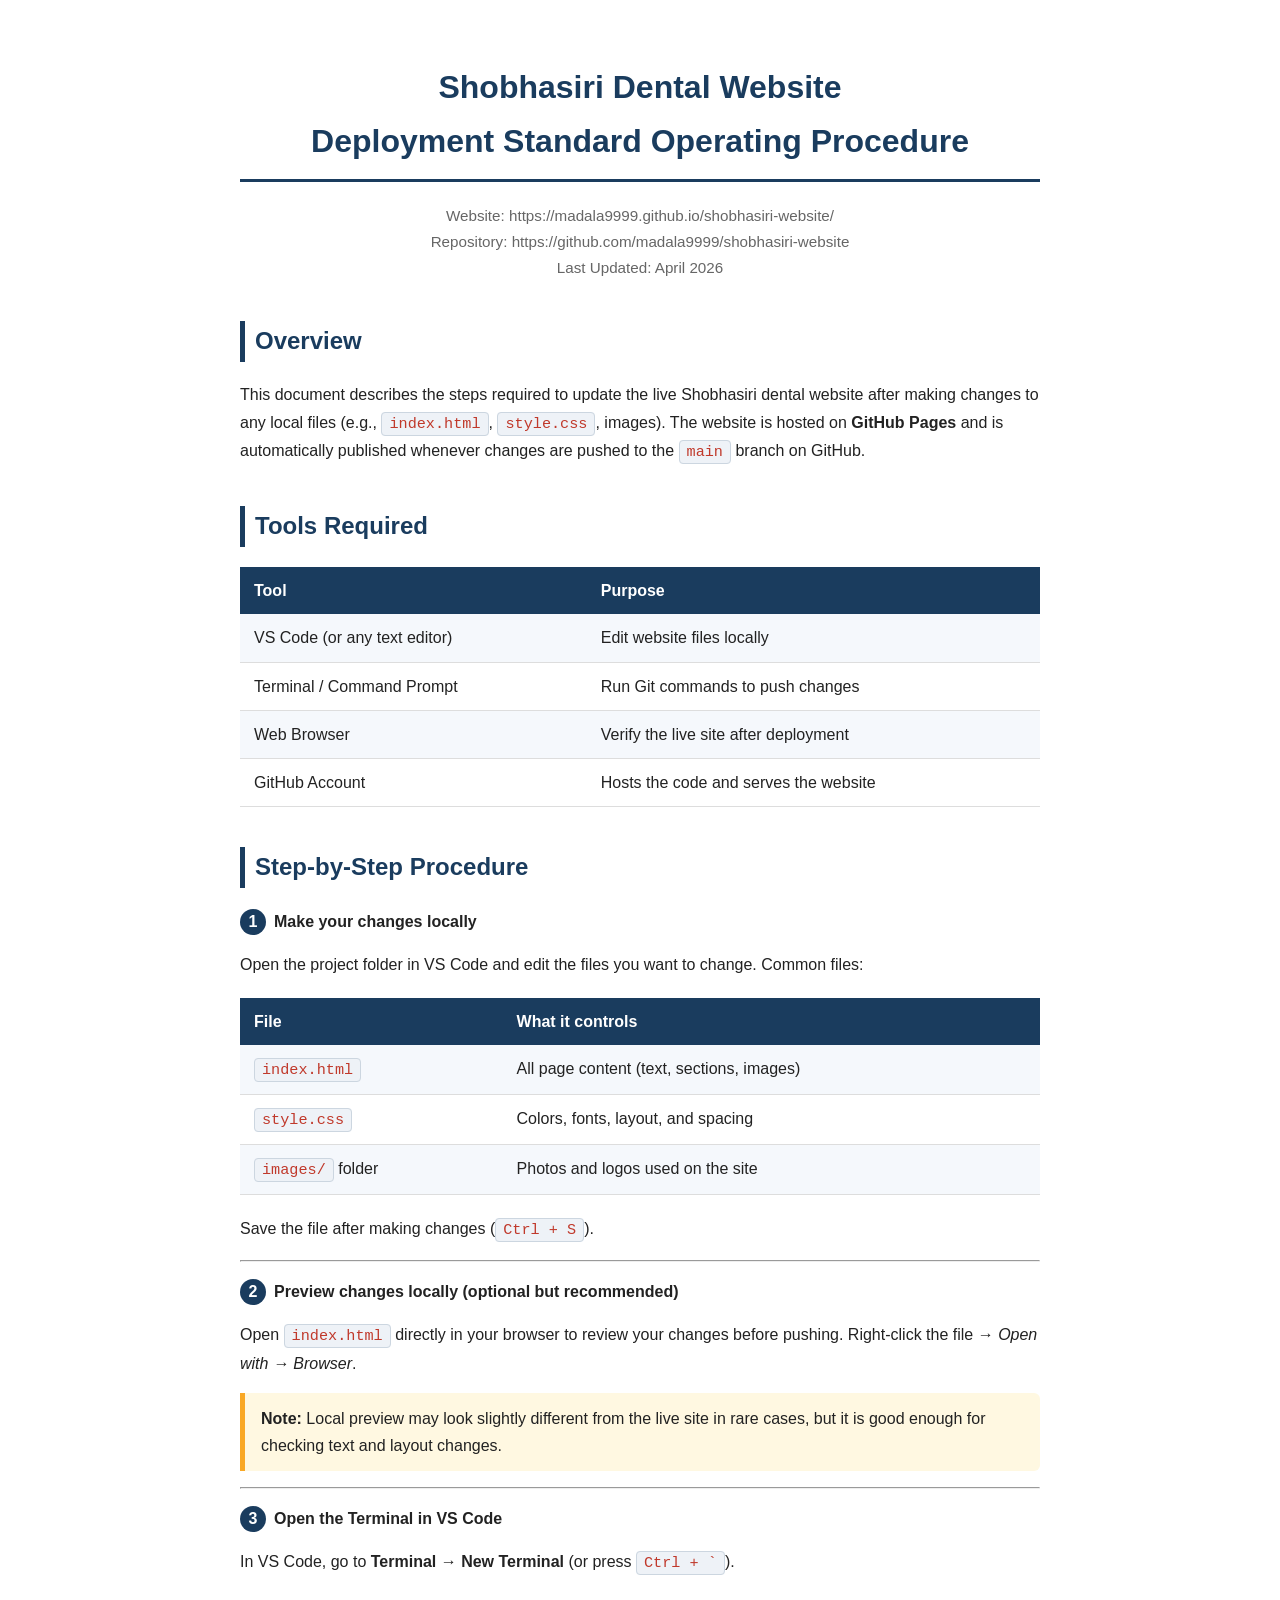
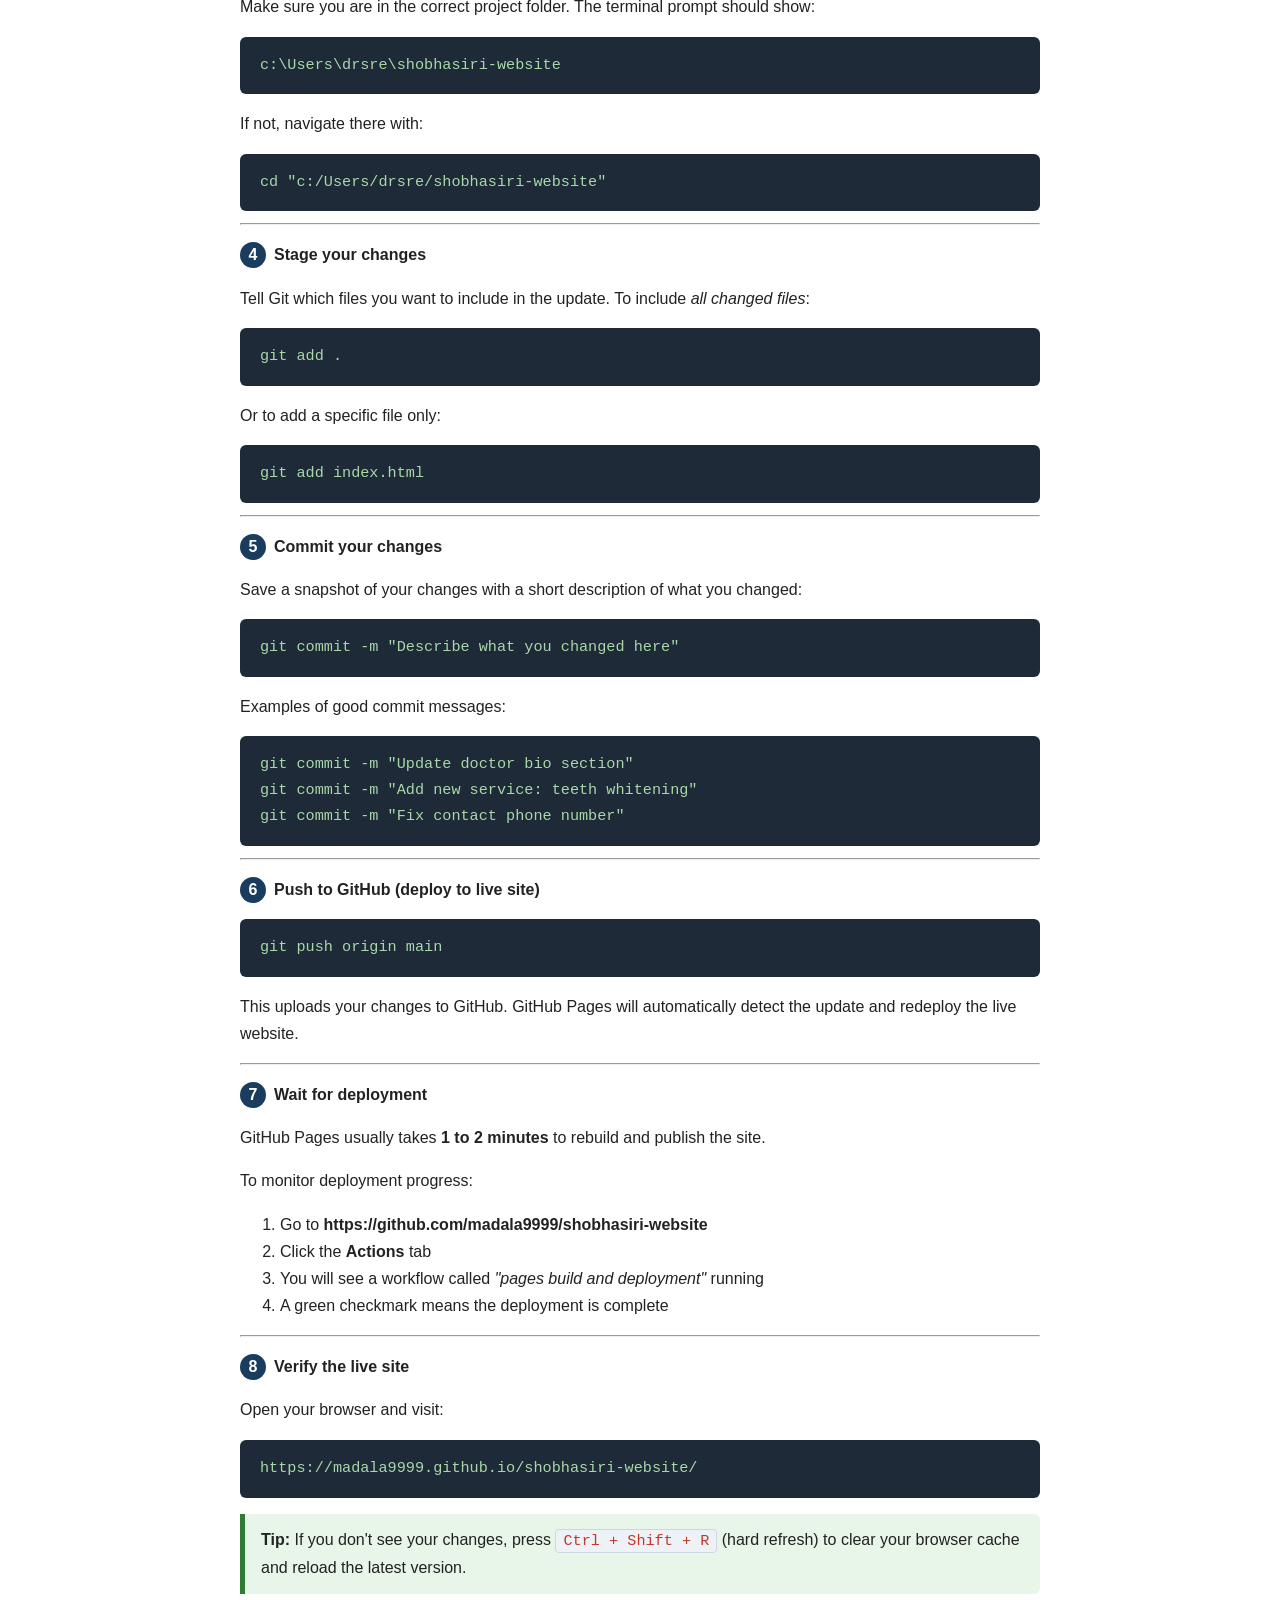
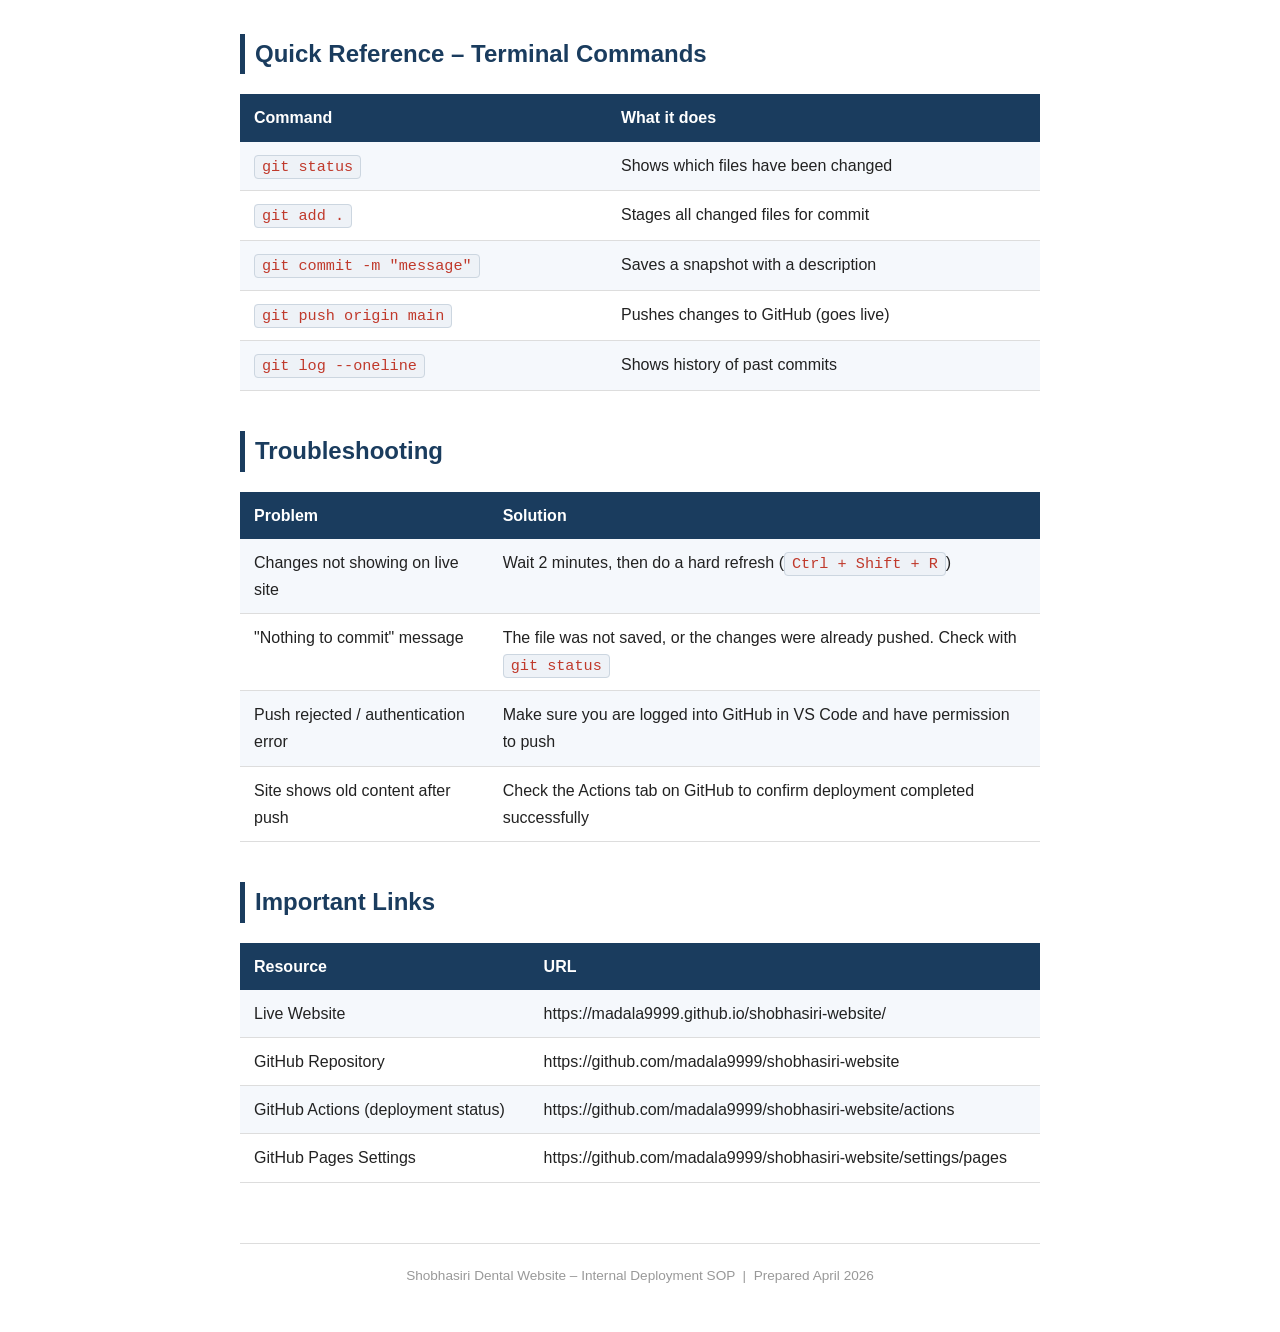
<file: DEPLOYMENT_GUIDE.html>
<!DOCTYPE html>
<html lang="en">
<head>
  <meta charset="UTF-8">
  <title>Shobhasiri Website – Deployment SOP</title>
  <style>
    body {
      font-family: Calibri, Arial, sans-serif;
      max-width: 800px;
      margin: 60px auto;
      color: #222;
      line-height: 1.7;
    }
    h1 {
      text-align: center;
      color: #1a3c5e;
      border-bottom: 3px solid #1a3c5e;
      padding-bottom: 10px;
    }
    h2 {
      color: #1a3c5e;
      margin-top: 40px;
      border-left: 5px solid #1a3c5e;
      padding-left: 10px;
    }
    .meta {
      text-align: center;
      color: #666;
      font-size: 0.95em;
      margin-bottom: 40px;
    }
    table {
      width: 100%;
      border-collapse: collapse;
      margin: 20px 0;
    }
    th {
      background-color: #1a3c5e;
      color: white;
      padding: 10px 14px;
      text-align: left;
    }
    td {
      padding: 10px 14px;
      border-bottom: 1px solid #ddd;
      vertical-align: top;
    }
    tr:nth-child(even) td {
      background-color: #f5f8fc;
    }
    code {
      background: #eef2f7;
      border: 1px solid #ccd6e0;
      border-radius: 4px;
      padding: 2px 7px;
      font-family: Consolas, monospace;
      font-size: 0.95em;
      color: #c0392b;
    }
    .code-block {
      background: #1e2a38;
      color: #a8d8a8;
      border-radius: 6px;
      padding: 16px 20px;
      font-family: Consolas, monospace;
      font-size: 0.95em;
      margin: 12px 0;
      white-space: pre;
    }
    .note {
      background: #fff8e1;
      border-left: 5px solid #f9a825;
      padding: 12px 16px;
      margin: 16px 0;
      border-radius: 0 6px 6px 0;
    }
    .tip {
      background: #e8f5e9;
      border-left: 5px solid #2e7d32;
      padding: 12px 16px;
      margin: 16px 0;
      border-radius: 0 6px 6px 0;
    }
    .step-num {
      display: inline-block;
      background: #1a3c5e;
      color: white;
      border-radius: 50%;
      width: 26px;
      height: 26px;
      text-align: center;
      line-height: 26px;
      font-weight: bold;
      margin-right: 8px;
    }
    footer {
      text-align: center;
      margin-top: 60px;
      color: #999;
      font-size: 0.85em;
      border-top: 1px solid #ddd;
      padding-top: 20px;
    }
  </style>
</head>
<body>

<h1>Shobhasiri Dental Website<br>Deployment Standard Operating Procedure</h1>
<div class="meta">
  Website: https://madala9999.github.io/shobhasiri-website/<br>
  Repository: https://github.com/madala9999/shobhasiri-website<br>
  Last Updated: April 2026
</div>

<h2>Overview</h2>
<p>
  This document describes the steps required to update the live Shobhasiri dental website
  after making changes to any local files (e.g., <code>index.html</code>, <code>style.css</code>, images).
  The website is hosted on <strong>GitHub Pages</strong> and is automatically published
  whenever changes are pushed to the <code>main</code> branch on GitHub.
</p>

<h2>Tools Required</h2>
<table>
  <tr><th>Tool</th><th>Purpose</th></tr>
  <tr><td>VS Code (or any text editor)</td><td>Edit website files locally</td></tr>
  <tr><td>Terminal / Command Prompt</td><td>Run Git commands to push changes</td></tr>
  <tr><td>Web Browser</td><td>Verify the live site after deployment</td></tr>
  <tr><td>GitHub Account</td><td>Hosts the code and serves the website</td></tr>
</table>

<h2>Step-by-Step Procedure</h2>

<p><span class="step-num">1</span><strong>Make your changes locally</strong></p>
<p>
  Open the project folder in VS Code and edit the files you want to change.
  Common files:
</p>
<table>
  <tr><th>File</th><th>What it controls</th></tr>
  <tr><td><code>index.html</code></td><td>All page content (text, sections, images)</td></tr>
  <tr><td><code>style.css</code></td><td>Colors, fonts, layout, and spacing</td></tr>
  <tr><td><code>images/</code> folder</td><td>Photos and logos used on the site</td></tr>
</table>
<p>Save the file after making changes (<code>Ctrl + S</code>).</p>

<hr>

<p><span class="step-num">2</span><strong>Preview changes locally (optional but recommended)</strong></p>
<p>
  Open <code>index.html</code> directly in your browser to review your changes before pushing.
  Right-click the file → <em>Open with → Browser</em>.
</p>
<div class="note">
  <strong>Note:</strong> Local preview may look slightly different from the live site in rare cases,
  but it is good enough for checking text and layout changes.
</div>

<hr>

<p><span class="step-num">3</span><strong>Open the Terminal in VS Code</strong></p>
<p>In VS Code, go to <strong>Terminal → New Terminal</strong> (or press <code>Ctrl + `</code>).</p>
<p>Make sure you are in the correct project folder. The terminal prompt should show:</p>
<div class="code-block">c:\Users\drsre\shobhasiri-website</div>
<p>If not, navigate there with:</p>
<div class="code-block">cd "c:/Users/drsre/shobhasiri-website"</div>

<hr>

<p><span class="step-num">4</span><strong>Stage your changes</strong></p>
<p>Tell Git which files you want to include in the update. To include <em>all changed files</em>:</p>
<div class="code-block">git add .</div>
<p>Or to add a specific file only:</p>
<div class="code-block">git add index.html</div>

<hr>

<p><span class="step-num">5</span><strong>Commit your changes</strong></p>
<p>Save a snapshot of your changes with a short description of what you changed:</p>
<div class="code-block">git commit -m "Describe what you changed here"</div>
<p>Examples of good commit messages:</p>
<div class="code-block">git commit -m "Update doctor bio section"
git commit -m "Add new service: teeth whitening"
git commit -m "Fix contact phone number"</div>

<hr>

<p><span class="step-num">6</span><strong>Push to GitHub (deploy to live site)</strong></p>
<div class="code-block">git push origin main</div>
<p>This uploads your changes to GitHub. GitHub Pages will automatically detect the update
and redeploy the live website.</p>

<hr>

<p><span class="step-num">7</span><strong>Wait for deployment</strong></p>
<p>GitHub Pages usually takes <strong>1 to 2 minutes</strong> to rebuild and publish the site.</p>
<p>To monitor deployment progress:</p>
<ol>
  <li>Go to <strong>https://github.com/madala9999/shobhasiri-website</strong></li>
  <li>Click the <strong>Actions</strong> tab</li>
  <li>You will see a workflow called <em>"pages build and deployment"</em> running</li>
  <li>A green checkmark means the deployment is complete</li>
</ol>

<hr>

<p><span class="step-num">8</span><strong>Verify the live site</strong></p>
<p>Open your browser and visit:</p>
<div class="code-block">https://madala9999.github.io/shobhasiri-website/</div>
<div class="tip">
  <strong>Tip:</strong> If you don't see your changes, press <code>Ctrl + Shift + R</code>
  (hard refresh) to clear your browser cache and reload the latest version.
</div>

<h2>Quick Reference – Terminal Commands</h2>
<table>
  <tr><th>Command</th><th>What it does</th></tr>
  <tr><td><code>git status</code></td><td>Shows which files have been changed</td></tr>
  <tr><td><code>git add .</code></td><td>Stages all changed files for commit</td></tr>
  <tr><td><code>git commit -m "message"</code></td><td>Saves a snapshot with a description</td></tr>
  <tr><td><code>git push origin main</code></td><td>Pushes changes to GitHub (goes live)</td></tr>
  <tr><td><code>git log --oneline</code></td><td>Shows history of past commits</td></tr>
</table>

<h2>Troubleshooting</h2>
<table>
  <tr><th>Problem</th><th>Solution</th></tr>
  <tr>
    <td>Changes not showing on live site</td>
    <td>Wait 2 minutes, then do a hard refresh (<code>Ctrl + Shift + R</code>)</td>
  </tr>
  <tr>
    <td>"Nothing to commit" message</td>
    <td>The file was not saved, or the changes were already pushed. Check with <code>git status</code></td>
  </tr>
  <tr>
    <td>Push rejected / authentication error</td>
    <td>Make sure you are logged into GitHub in VS Code and have permission to push</td>
  </tr>
  <tr>
    <td>Site shows old content after push</td>
    <td>Check the Actions tab on GitHub to confirm deployment completed successfully</td>
  </tr>
</table>

<h2>Important Links</h2>
<table>
  <tr><th>Resource</th><th>URL</th></tr>
  <tr><td>Live Website</td><td>https://madala9999.github.io/shobhasiri-website/</td></tr>
  <tr><td>GitHub Repository</td><td>https://github.com/madala9999/shobhasiri-website</td></tr>
  <tr><td>GitHub Actions (deployment status)</td><td>https://github.com/madala9999/shobhasiri-website/actions</td></tr>
  <tr><td>GitHub Pages Settings</td><td>https://github.com/madala9999/shobhasiri-website/settings/pages</td></tr>
</table>

<footer>
  Shobhasiri Dental Website – Internal Deployment SOP &nbsp;|&nbsp; Prepared April 2026
</footer>

</body>
</html>
</file>
